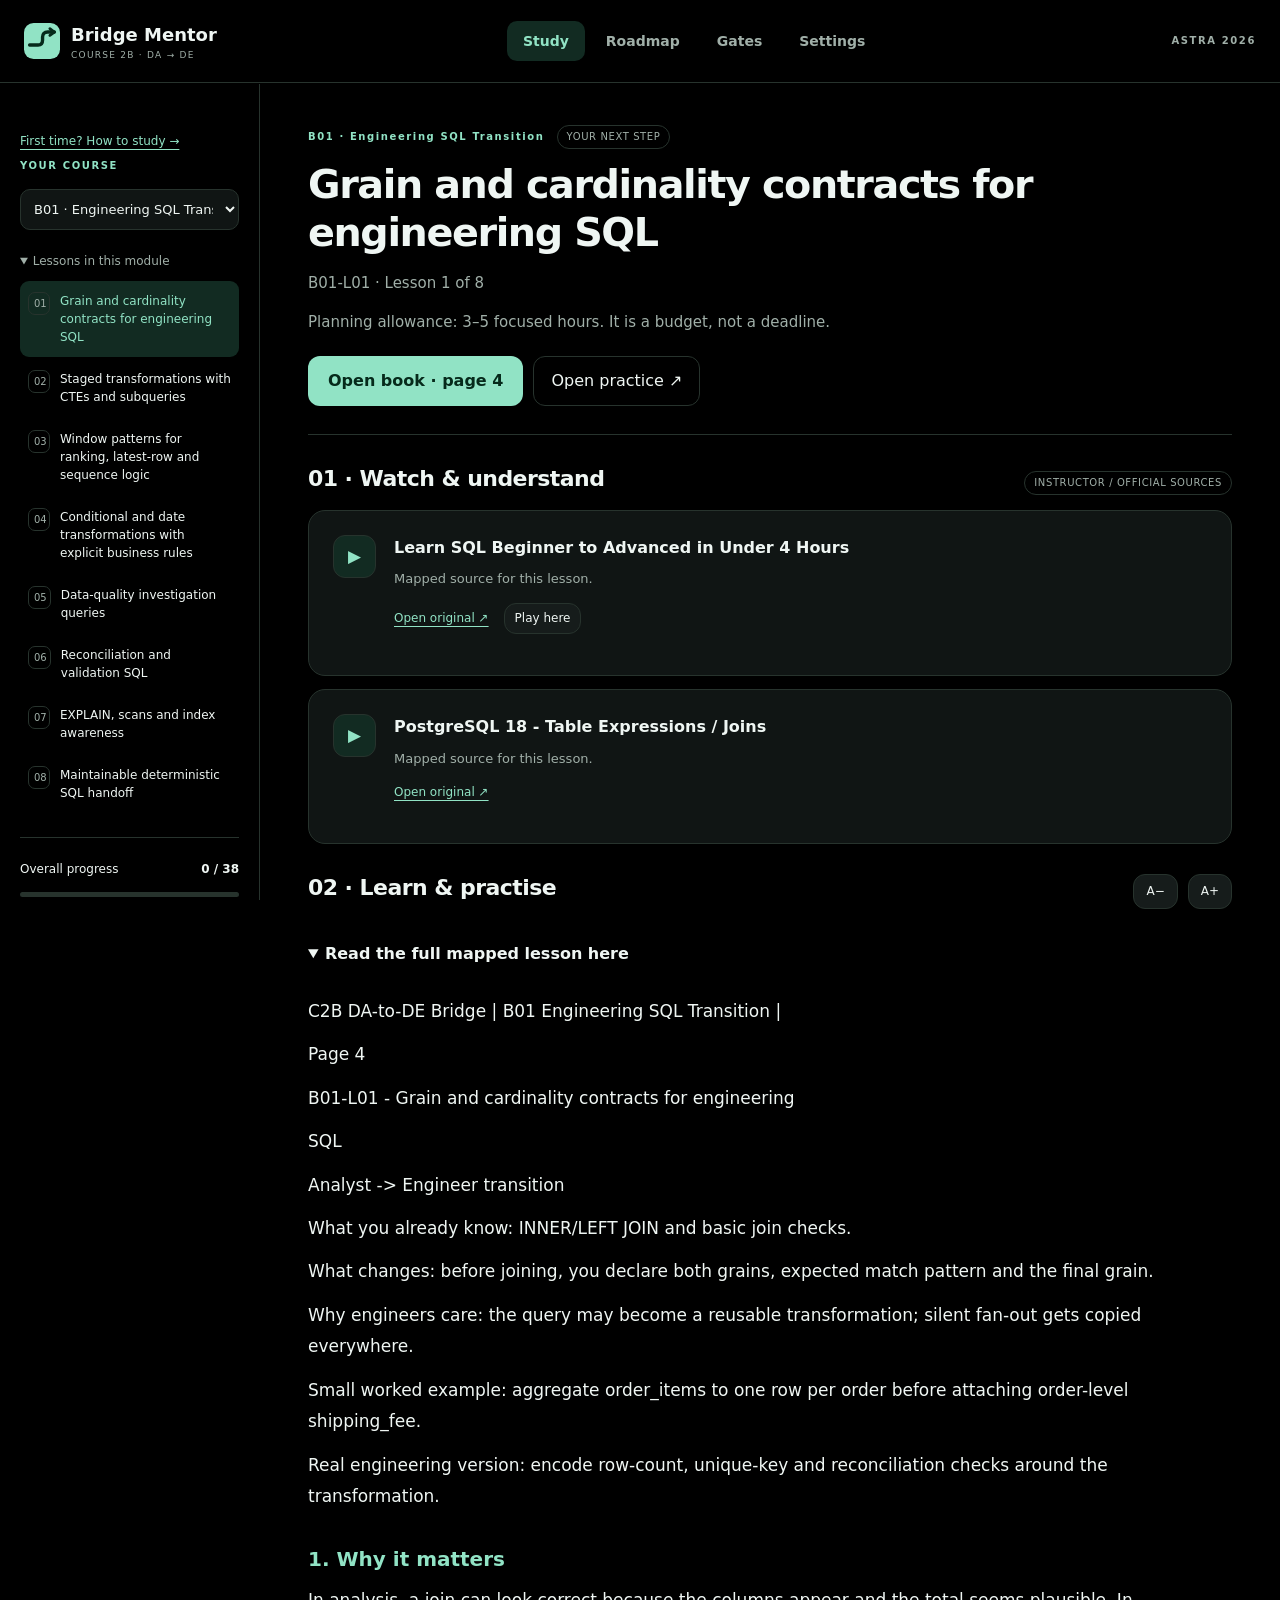
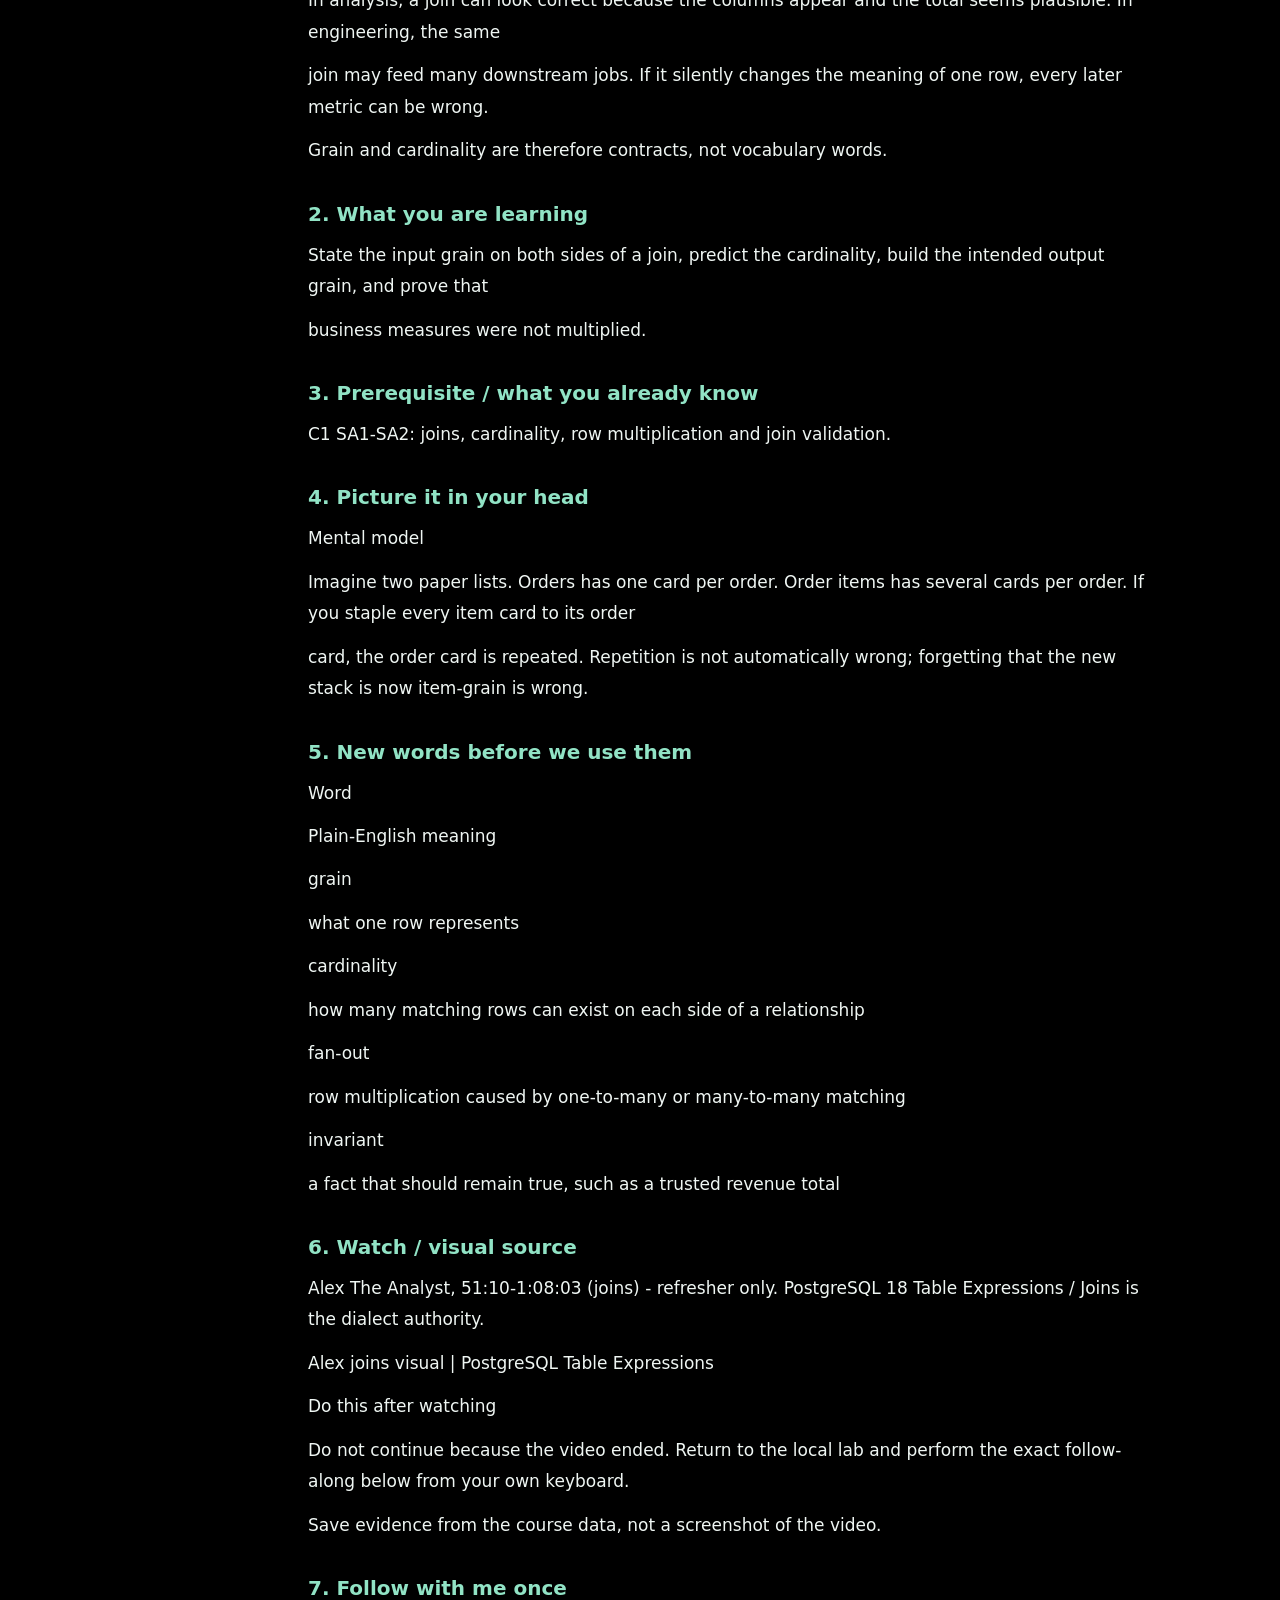
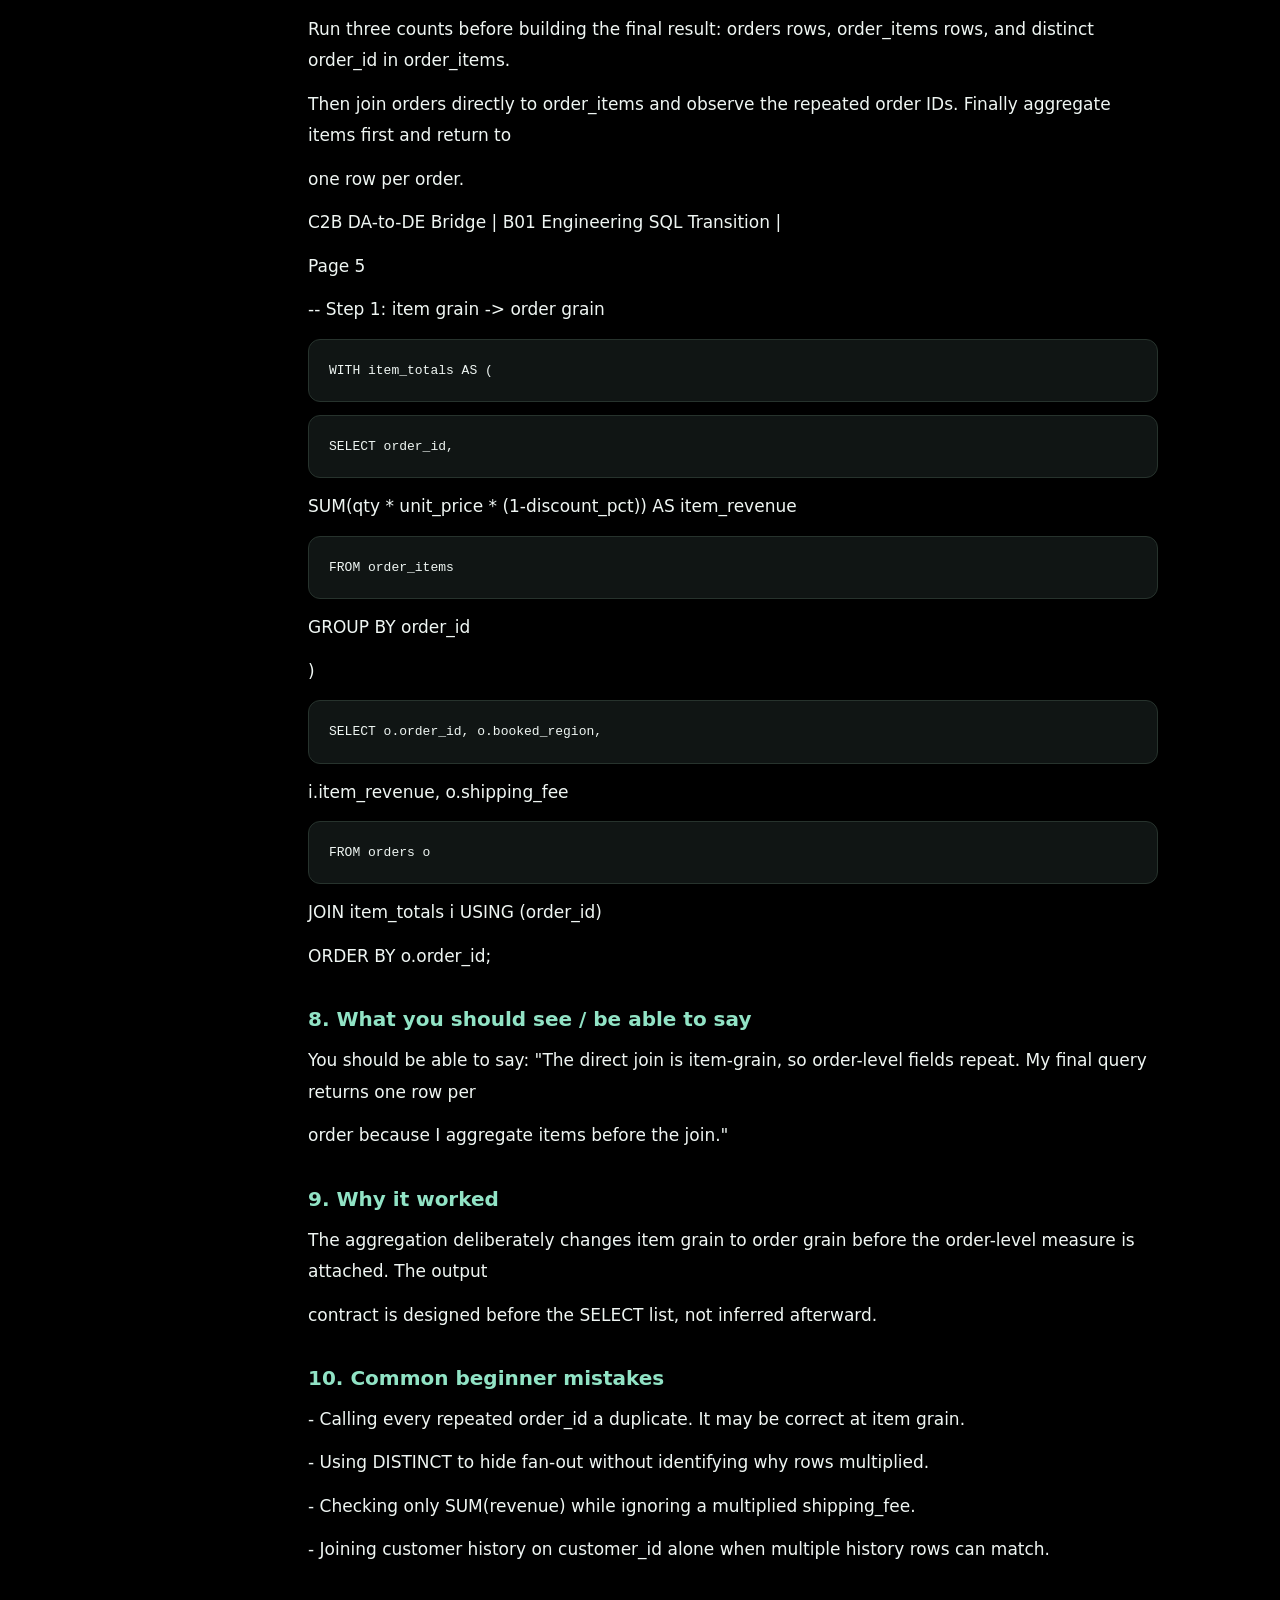
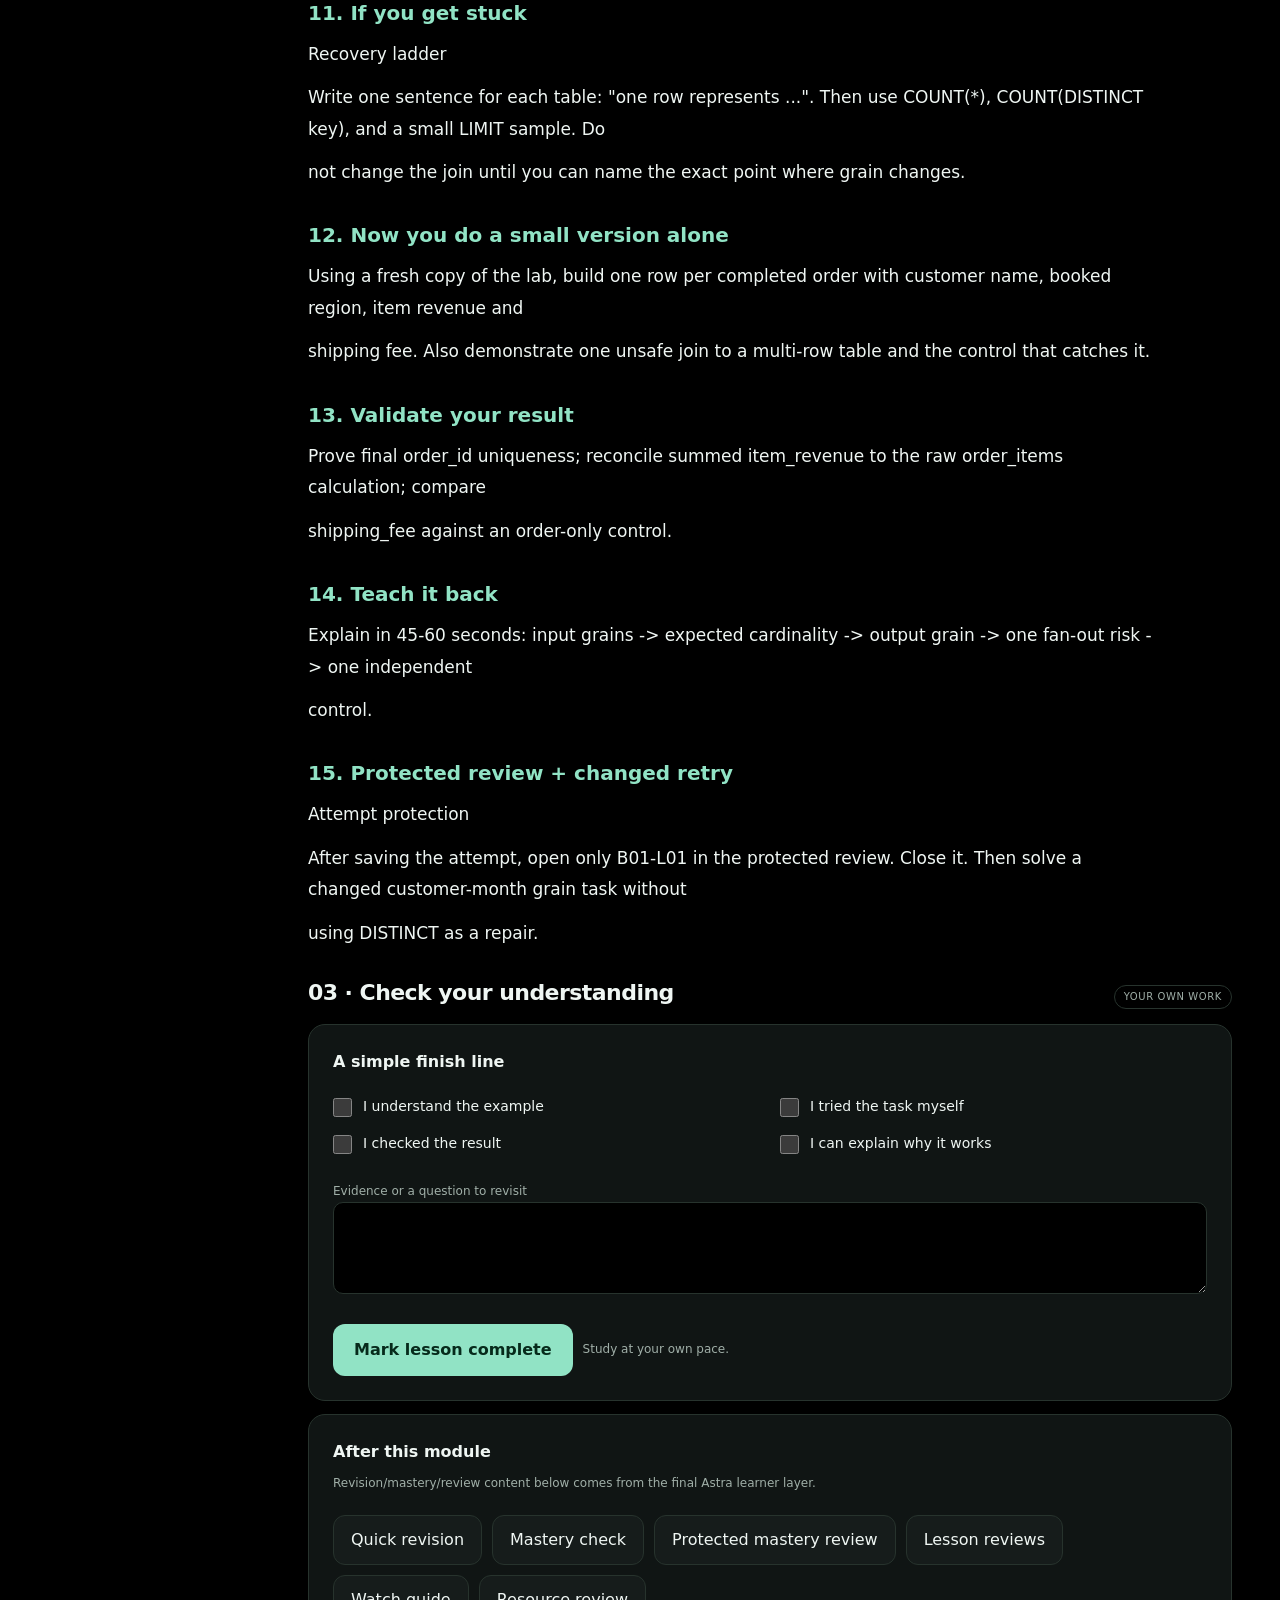
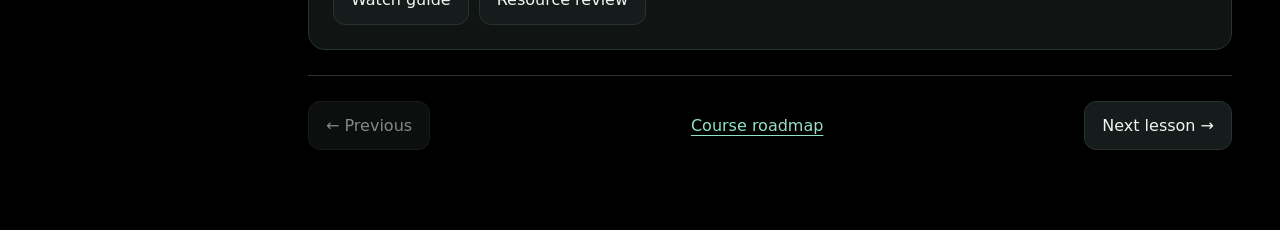
<file: index.html>
<!doctype html>
<html lang="en" data-theme="amoled">
<head>
<meta charset="utf-8"><meta name="viewport" content="width=device-width,initial-scale=1,viewport-fit=cover">
<meta name="theme-color" content="#000000"><meta name="description" content="Course 2B DA to Data Engineer Bridge 2026 study companion">
<title>Bridge Mentor · 2026</title><link rel="icon" href="icon.svg" type="image/svg+xml"><link rel="manifest" href="manifest.webmanifest"><link rel="stylesheet" href="styles.css?v=ASTRA-DE-PARITY-R3-2026-09-21">
</head>
<body>
<a class="skip" href="#main">Skip to lesson</a>
<header class="header"><a class="brand" href="#study"><img src="icon.svg" alt="" width="36" height="36"><span>Bridge Mentor<small>COURSE 2B · DA → DE</small></span></a><nav aria-label="Main navigation"><a href="#study" data-nav="study">Study</a><a href="#roadmap" data-nav="roadmap">Roadmap</a><a href="#gates" data-nav="gates">Gates</a><a href="#settings" data-nav="settings">Settings</a></nav><span class="edition">ASTRA 2026</span></header>
<div class="shell"><aside id="sidebar"><a class="text-link" href="#guide">First time? How to study →</a><label for="moduleSelect" class="eyebrow">YOUR COURSE</label><select id="moduleSelect" aria-label="Choose module"></select><details id="chapterList" open><summary>Lessons in this module</summary><div id="lessons"></div></details><div class="sidebar-foot"><div class="between"><span>Overall progress</span><strong id="progressCount">0 / 38</strong></div><progress id="overallProgress" max="38" value="0">0%</progress><small>38 controlled bridge lessons</small><a class="text-link" href="https://github.com/ashishjohnexx786-dev/DA-Mentor-Bridge/archive/refs/heads/main.zip" download>Download complete course ↗</a></div></aside>
<main id="main" tabindex="-1"><div class="loading"><span class="eyebrow">YOUR NEXT STEP</span><h1>A place to learn,<br>one lesson at a time.</h1><p>Loading your course…</p></div></main></div>
<div id="toast" role="status" aria-live="polite"></div>
<dialog id="reviewDialog"><form method="dialog"><button class="close" aria-label="Close">×</button><span class="eyebrow">AFTER YOUR OWN ATTEMPT</span><h2>Ready to compare your work?</h2><p>Save your first attempt before opening the answers. Use the explanation to repair mistakes, then close it and try changed inputs.</p><button id="openReview" class="primary" value="open">I saved my attempt · Open answers</button></form></dialog>
<script src="app.js?v=ASTRA-DE-PARITY-R3-2026-09-21" defer></script>
<noscript><p class="notice">Enable JavaScript to use the Mentor. Course PDFs and practice files remain in this repository.</p></noscript>
</body></html>
</file>
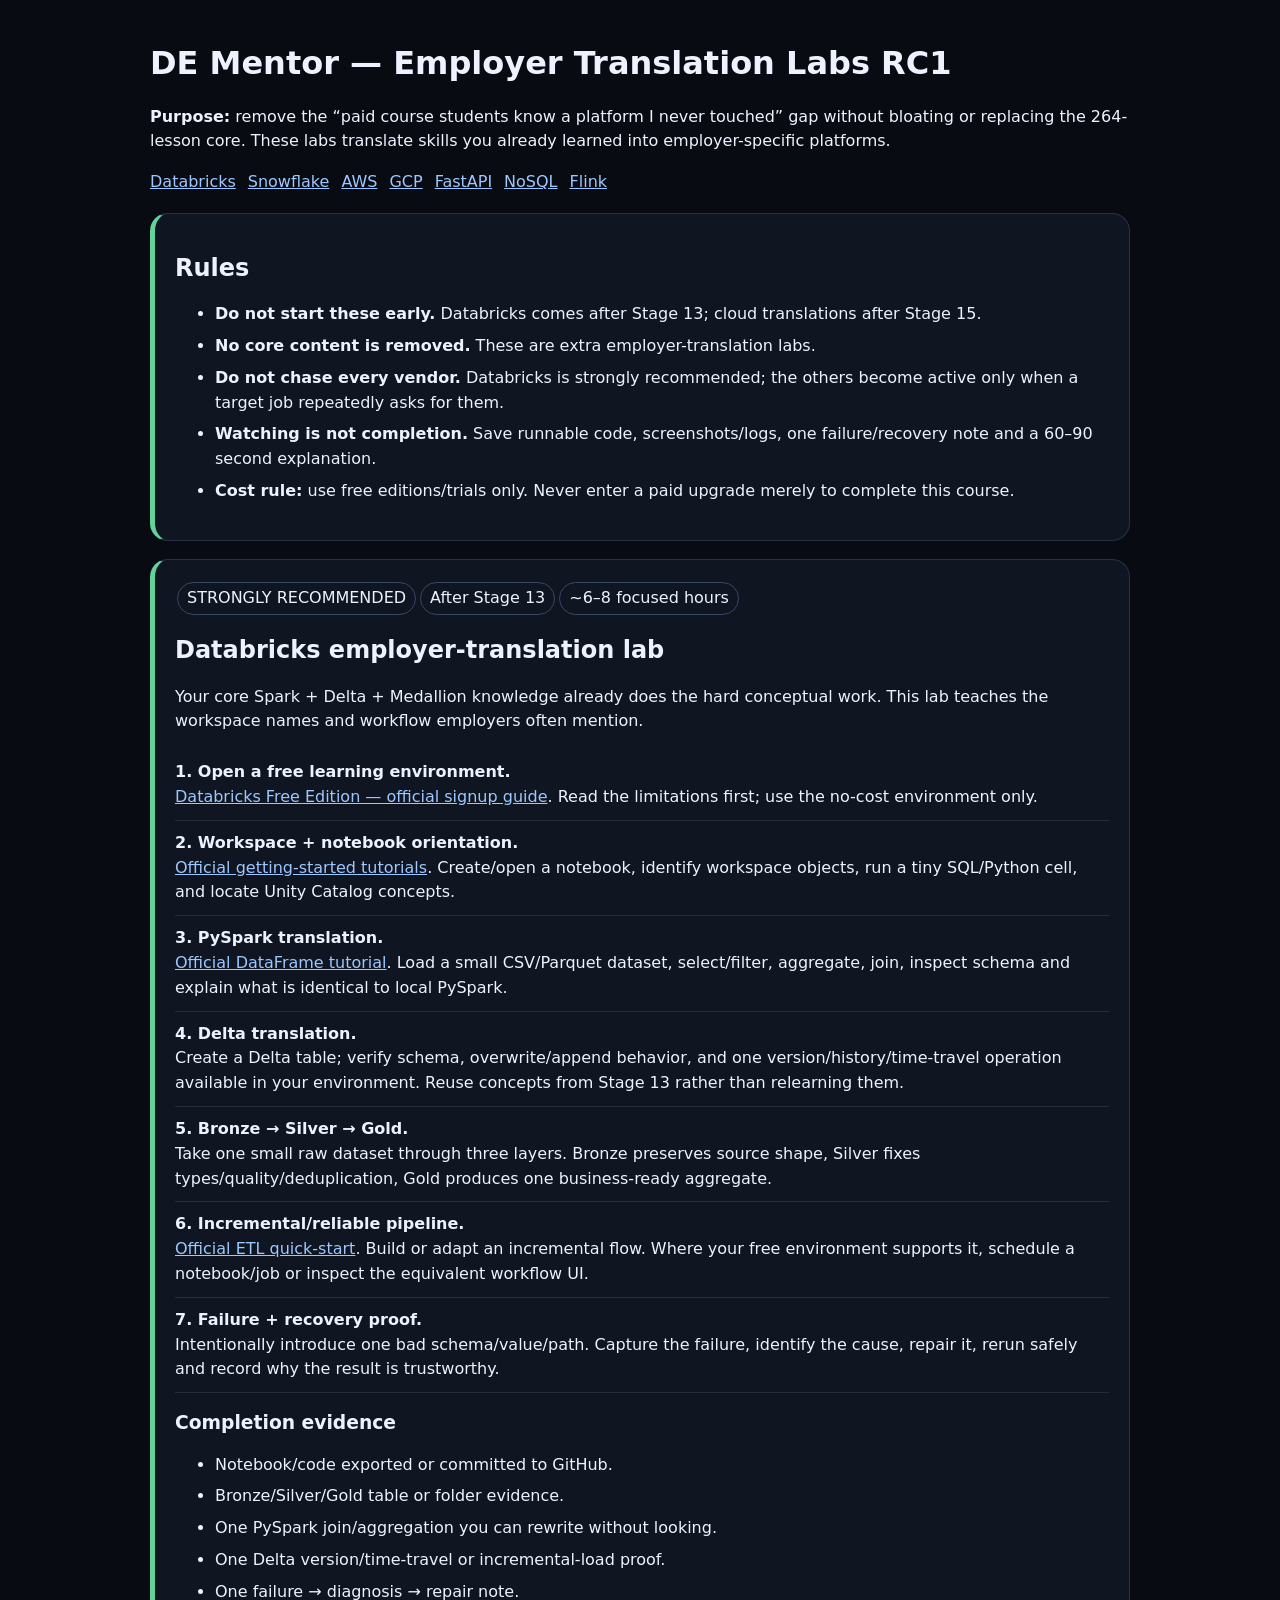
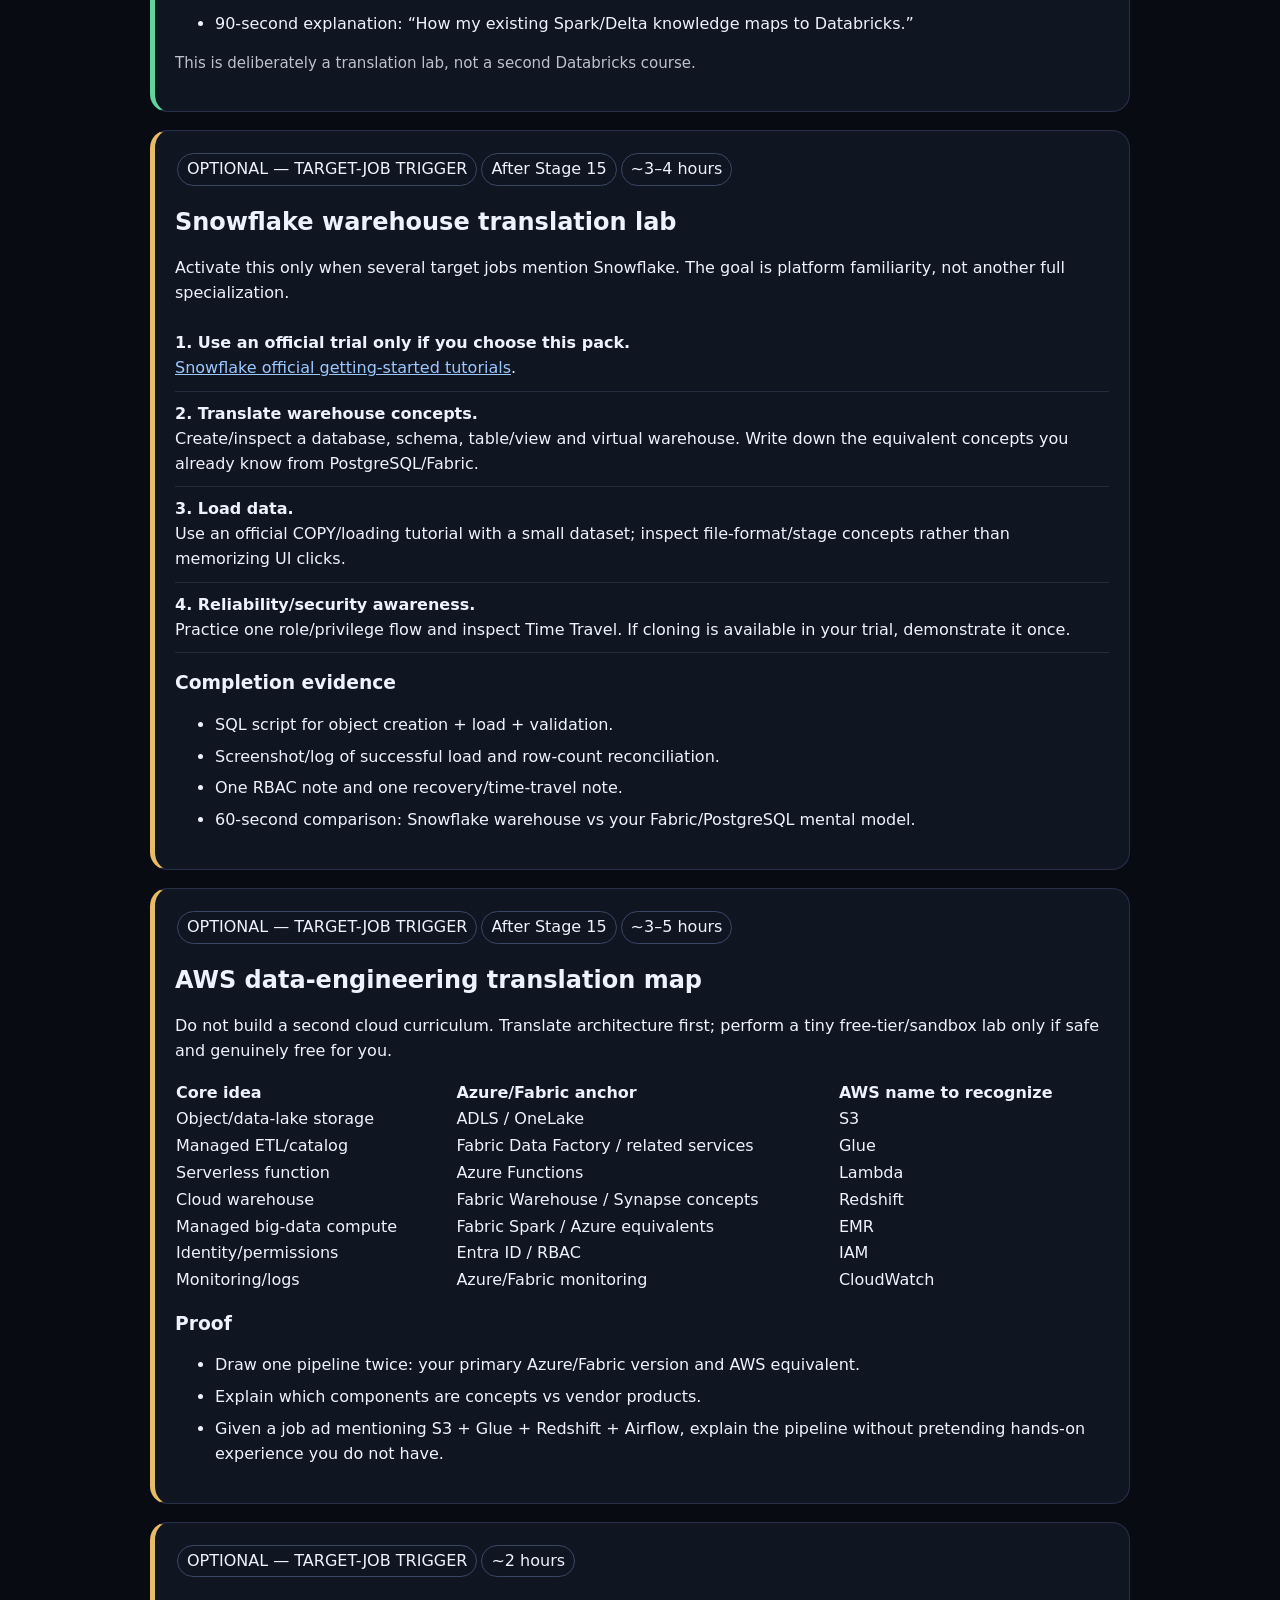
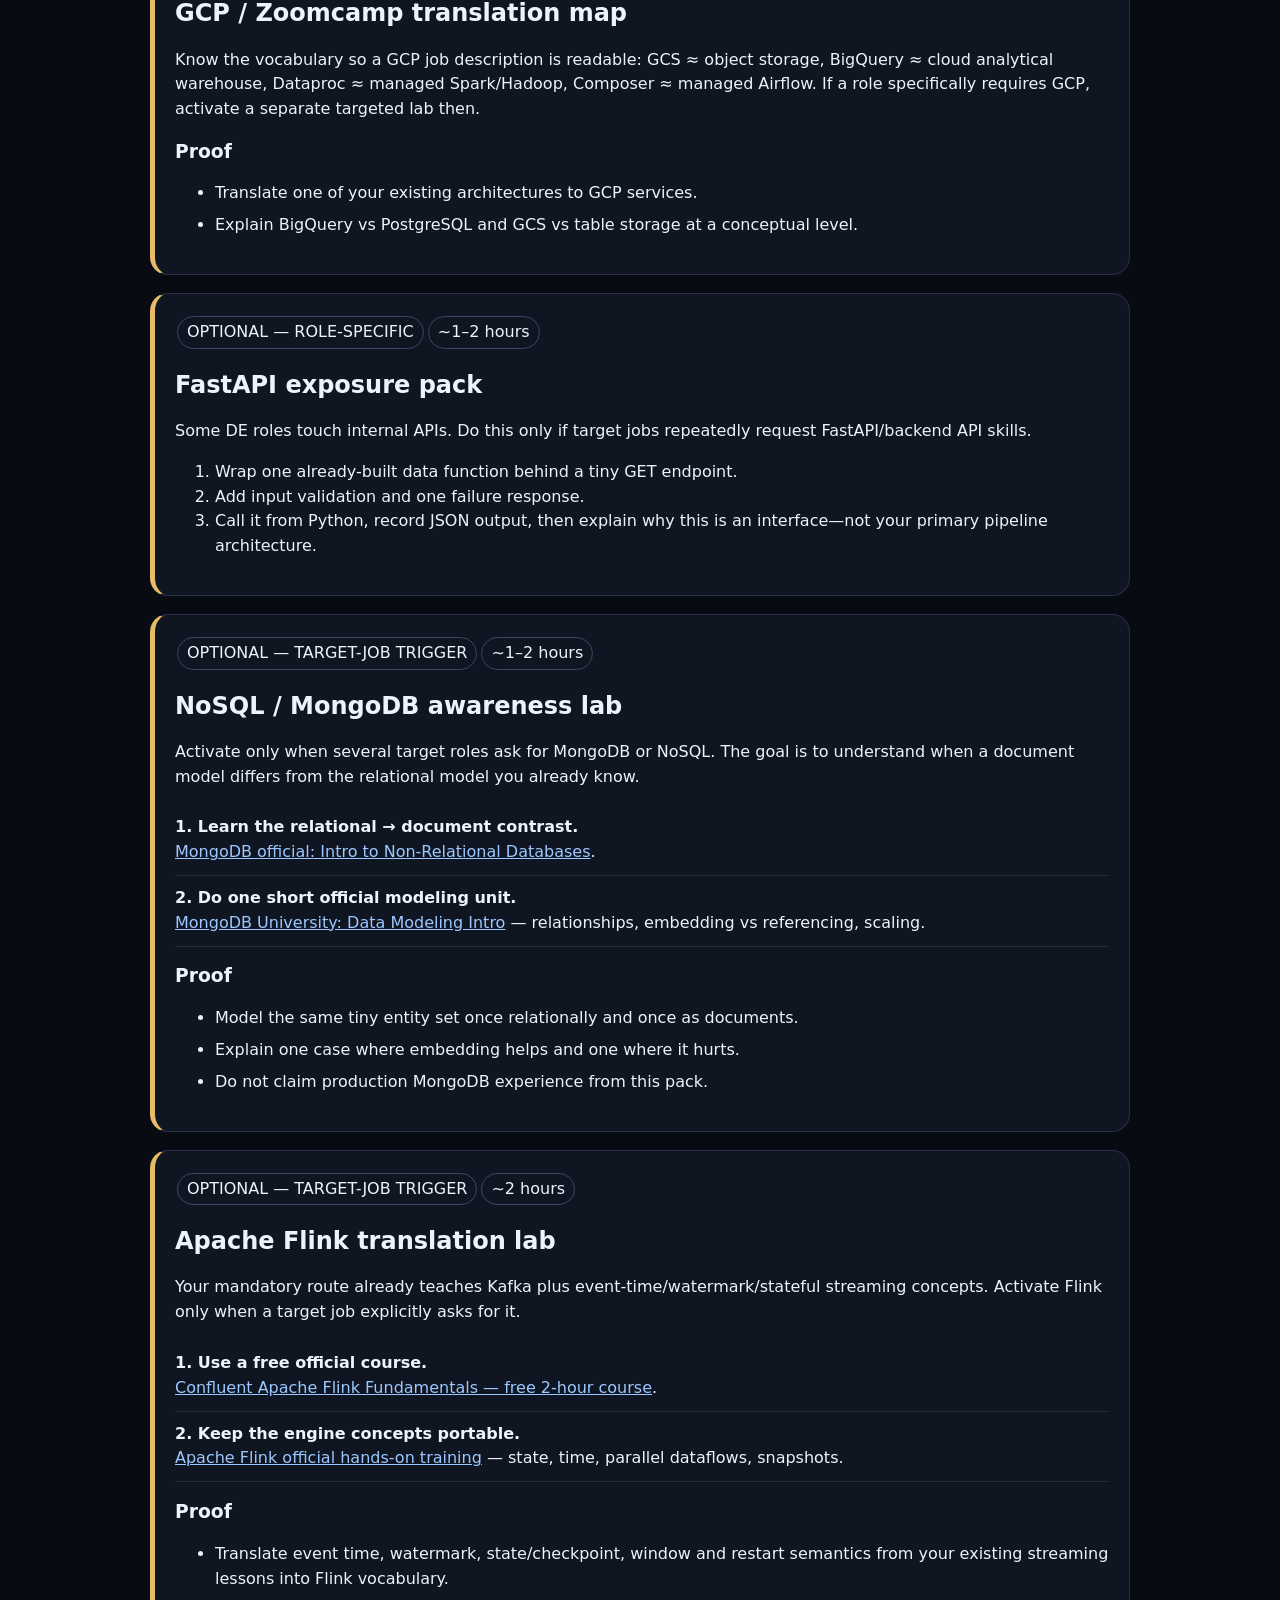
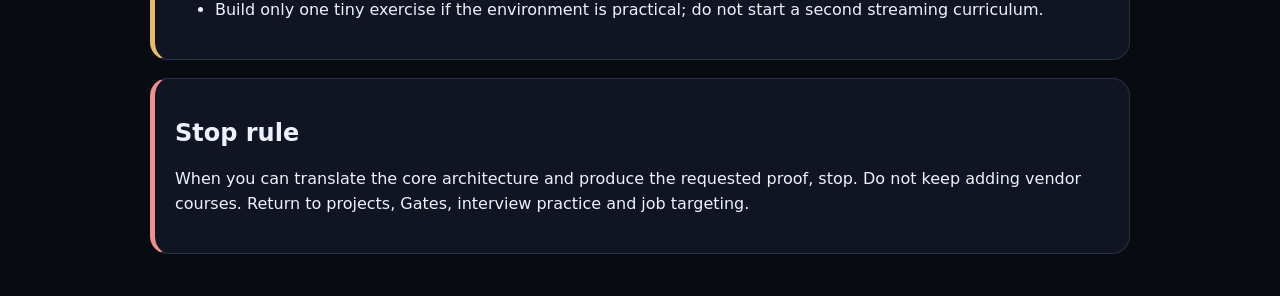
<file: supplements/EMPLOYER_TRANSLATION_LABS_RC1.html>
<!doctype html>
<html lang="en"><head><meta charset="utf-8"><meta name="viewport" content="width=device-width,initial-scale=1">
<title>Employer Translation Labs RC1</title>
<style>
:root{font-family:system-ui,-apple-system,Segoe UI,Roboto,sans-serif;line-height:1.55;color-scheme:dark;background:#080b12;color:#eef2ff}body{max-width:980px;margin:auto;padding:24px}.card{border:1px solid #273046;border-radius:18px;padding:20px;margin:18px 0;background:#101522}h1,h2,h3{line-height:1.18}a{color:#9cc8ff}.pill{display:inline-block;border:1px solid #3a4764;border-radius:999px;padding:3px 9px;margin:2px}.ok{border-left:5px solid #62d49b}.optional{border-left:5px solid #e8bc66}.warn{border-left:5px solid #ef8f8f}code{background:#070a10;padding:2px 5px;border-radius:5px}.step{padding:10px 0;border-bottom:1px solid #242c3d}.step:last-child{border-bottom:0}.check li{margin:7px 0}.small{opacity:.78;font-size:.94rem}.top a{margin-right:12px}</style></head><body>
<h1>DE Mentor — Employer Translation Labs RC1</h1>
<p><b>Purpose:</b> remove the “paid course students know a platform I never touched” gap without bloating or replacing the 264-lesson core. These labs translate skills you already learned into employer-specific platforms.</p>
<p class="top"><a href="#databricks">Databricks</a><a href="#snowflake">Snowflake</a><a href="#aws">AWS</a><a href="#gcp">GCP</a><a href="#fastapi">FastAPI</a><a href="#nosql">NoSQL</a><a href="#flink">Flink</a></p>
<div class="card ok"><h2>Rules</h2><ul class="check"><li><b>Do not start these early.</b> Databricks comes after Stage 13; cloud translations after Stage 15.</li><li><b>No core content is removed.</b> These are extra employer-translation labs.</li><li><b>Do not chase every vendor.</b> Databricks is strongly recommended; the others become active only when a target job repeatedly asks for them.</li><li><b>Watching is not completion.</b> Save runnable code, screenshots/logs, one failure/recovery note and a 60–90 second explanation.</li><li><b>Cost rule:</b> use free editions/trials only. Never enter a paid upgrade merely to complete this course.</li></ul></div>

<section id="databricks" class="card ok"><span class="pill">STRONGLY RECOMMENDED</span><span class="pill">After Stage 13</span><span class="pill">~6–8 focused hours</span>
<h2>Databricks employer-translation lab</h2>
<p>Your core Spark + Delta + Medallion knowledge already does the hard conceptual work. This lab teaches the workspace names and workflow employers often mention.</p>
<div class="step"><b>1. Open a free learning environment.</b><br><a href="https://docs.databricks.com/aws/en/getting-started/free-edition" target="_blank">Databricks Free Edition — official signup guide</a>. Read the limitations first; use the no-cost environment only.</div>
<div class="step"><b>2. Workspace + notebook orientation.</b><br><a href="https://docs.databricks.com/aws/en/getting-started" target="_blank">Official getting-started tutorials</a>. Create/open a notebook, identify workspace objects, run a tiny SQL/Python cell, and locate Unity Catalog concepts.</div>
<div class="step"><b>3. PySpark translation.</b><br><a href="https://docs.databricks.com/aws/en/getting-started/dataframes" target="_blank">Official DataFrame tutorial</a>. Load a small CSV/Parquet dataset, select/filter, aggregate, join, inspect schema and explain what is identical to local PySpark.</div>
<div class="step"><b>4. Delta translation.</b><br>Create a Delta table; verify schema, overwrite/append behavior, and one version/history/time-travel operation available in your environment. Reuse concepts from Stage 13 rather than relearning them.</div>
<div class="step"><b>5. Bronze → Silver → Gold.</b><br>Take one small raw dataset through three layers. Bronze preserves source shape, Silver fixes types/quality/deduplication, Gold produces one business-ready aggregate.</div>
<div class="step"><b>6. Incremental/reliable pipeline.</b><br><a href="https://docs.databricks.com/aws/en/getting-started/etl-quick-start" target="_blank">Official ETL quick-start</a>. Build or adapt an incremental flow. Where your free environment supports it, schedule a notebook/job or inspect the equivalent workflow UI.</div>
<div class="step"><b>7. Failure + recovery proof.</b><br>Intentionally introduce one bad schema/value/path. Capture the failure, identify the cause, repair it, rerun safely and record why the result is trustworthy.</div>
<h3>Completion evidence</h3><ul class="check"><li>Notebook/code exported or committed to GitHub.</li><li>Bronze/Silver/Gold table or folder evidence.</li><li>One PySpark join/aggregation you can rewrite without looking.</li><li>One Delta version/time-travel or incremental-load proof.</li><li>One failure → diagnosis → repair note.</li><li>90-second explanation: “How my existing Spark/Delta knowledge maps to Databricks.”</li></ul>
<p class="small">This is deliberately a translation lab, not a second Databricks course.</p></section>

<section id="snowflake" class="card optional"><span class="pill">OPTIONAL — TARGET-JOB TRIGGER</span><span class="pill">After Stage 15</span><span class="pill">~3–4 hours</span>
<h2>Snowflake warehouse translation lab</h2>
<p>Activate this only when several target jobs mention Snowflake. The goal is platform familiarity, not another full specialization.</p>
<div class="step"><b>1. Use an official trial only if you choose this pack.</b><br><a href="https://docs.snowflake.com/en/learn-tutorials" target="_blank">Snowflake official getting-started tutorials</a>.</div>
<div class="step"><b>2. Translate warehouse concepts.</b><br>Create/inspect a database, schema, table/view and virtual warehouse. Write down the equivalent concepts you already know from PostgreSQL/Fabric.</div>
<div class="step"><b>3. Load data.</b><br>Use an official COPY/loading tutorial with a small dataset; inspect file-format/stage concepts rather than memorizing UI clicks.</div>
<div class="step"><b>4. Reliability/security awareness.</b><br>Practice one role/privilege flow and inspect Time Travel. If cloning is available in your trial, demonstrate it once.</div>
<h3>Completion evidence</h3><ul class="check"><li>SQL script for object creation + load + validation.</li><li>Screenshot/log of successful load and row-count reconciliation.</li><li>One RBAC note and one recovery/time-travel note.</li><li>60-second comparison: Snowflake warehouse vs your Fabric/PostgreSQL mental model.</li></ul></section>

<section id="aws" class="card optional"><span class="pill">OPTIONAL — TARGET-JOB TRIGGER</span><span class="pill">After Stage 15</span><span class="pill">~3–5 hours</span>
<h2>AWS data-engineering translation map</h2>
<p>Do not build a second cloud curriculum. Translate architecture first; perform a tiny free-tier/sandbox lab only if safe and genuinely free for you.</p>
<table style="width:100%;border-collapse:collapse"><tr><th align="left">Core idea</th><th align="left">Azure/Fabric anchor</th><th align="left">AWS name to recognize</th></tr>
<tr><td>Object/data-lake storage</td><td>ADLS / OneLake</td><td>S3</td></tr><tr><td>Managed ETL/catalog</td><td>Fabric Data Factory / related services</td><td>Glue</td></tr><tr><td>Serverless function</td><td>Azure Functions</td><td>Lambda</td></tr><tr><td>Cloud warehouse</td><td>Fabric Warehouse / Synapse concepts</td><td>Redshift</td></tr><tr><td>Managed big-data compute</td><td>Fabric Spark / Azure equivalents</td><td>EMR</td></tr><tr><td>Identity/permissions</td><td>Entra ID / RBAC</td><td>IAM</td></tr><tr><td>Monitoring/logs</td><td>Azure/Fabric monitoring</td><td>CloudWatch</td></tr></table>
<h3>Proof</h3><ul class="check"><li>Draw one pipeline twice: your primary Azure/Fabric version and AWS equivalent.</li><li>Explain which components are concepts vs vendor products.</li><li>Given a job ad mentioning S3 + Glue + Redshift + Airflow, explain the pipeline without pretending hands-on experience you do not have.</li></ul></section>

<section id="gcp" class="card optional"><span class="pill">OPTIONAL — TARGET-JOB TRIGGER</span><span class="pill">~2 hours</span>
<h2>GCP / Zoomcamp translation map</h2><p>Know the vocabulary so a GCP job description is readable: GCS ≈ object storage, BigQuery ≈ cloud analytical warehouse, Dataproc ≈ managed Spark/Hadoop, Composer ≈ managed Airflow. If a role specifically requires GCP, activate a separate targeted lab then.</p><h3>Proof</h3><ul class="check"><li>Translate one of your existing architectures to GCP services.</li><li>Explain BigQuery vs PostgreSQL and GCS vs table storage at a conceptual level.</li></ul></section>

<section id="fastapi" class="card optional"><span class="pill">OPTIONAL — ROLE-SPECIFIC</span><span class="pill">~1–2 hours</span>
<h2>FastAPI exposure pack</h2><p>Some DE roles touch internal APIs. Do this only if target jobs repeatedly request FastAPI/backend API skills.</p><ol><li>Wrap one already-built data function behind a tiny GET endpoint.</li><li>Add input validation and one failure response.</li><li>Call it from Python, record JSON output, then explain why this is an interface—not your primary pipeline architecture.</li></ol></section>


<section id="nosql" class="card optional"><span class="pill">OPTIONAL — TARGET-JOB TRIGGER</span><span class="pill">~1–2 hours</span><h2>NoSQL / MongoDB awareness lab</h2><p>Activate only when several target roles ask for MongoDB or NoSQL. The goal is to understand when a document model differs from the relational model you already know.</p><div class="step"><b>1. Learn the relational → document contrast.</b><br><a target="_blank" href="https://www.mongodb.com/academia/courses/mongodb-basics-intro-to-nonrelational-databases">MongoDB official: Intro to Non-Relational Databases</a>.</div><div class="step"><b>2. Do one short official modeling unit.</b><br><a target="_blank" href="https://learn.mongodb.com/courses/introduction-to-mongodb-data-modeling">MongoDB University: Data Modeling Intro</a> — relationships, embedding vs referencing, scaling.</div><h3>Proof</h3><ul class="check"><li>Model the same tiny entity set once relationally and once as documents.</li><li>Explain one case where embedding helps and one where it hurts.</li><li>Do not claim production MongoDB experience from this pack.</li></ul></section>

<section id="flink" class="card optional"><span class="pill">OPTIONAL — TARGET-JOB TRIGGER</span><span class="pill">~2 hours</span><h2>Apache Flink translation lab</h2><p>Your mandatory route already teaches Kafka plus event-time/watermark/stateful streaming concepts. Activate Flink only when a target job explicitly asks for it.</p><div class="step"><b>1. Use a free official course.</b><br><a target="_blank" href="https://training.confluent.io/learn/public/catalog/view/112">Confluent Apache Flink Fundamentals — free 2-hour course</a>.</div><div class="step"><b>2. Keep the engine concepts portable.</b><br><a target="_blank" href="https://nightlies.apache.org/flink/flink-docs-stable/docs/learn-flink/overview/">Apache Flink official hands-on training</a> — state, time, parallel dataflows, snapshots.</div><h3>Proof</h3><ul class="check"><li>Translate event time, watermark, state/checkpoint, window and restart semantics from your existing streaming lessons into Flink vocabulary.</li><li>Build only one tiny exercise if the environment is practical; do not start a second streaming curriculum.</li></ul></section>
<div class="card warn"><h2>Stop rule</h2><p>When you can translate the core architecture and produce the requested proof, stop. Do not keep adding vendor courses. Return to projects, Gates, interview practice and job targeting.</p></div>
</body></html>
</file>
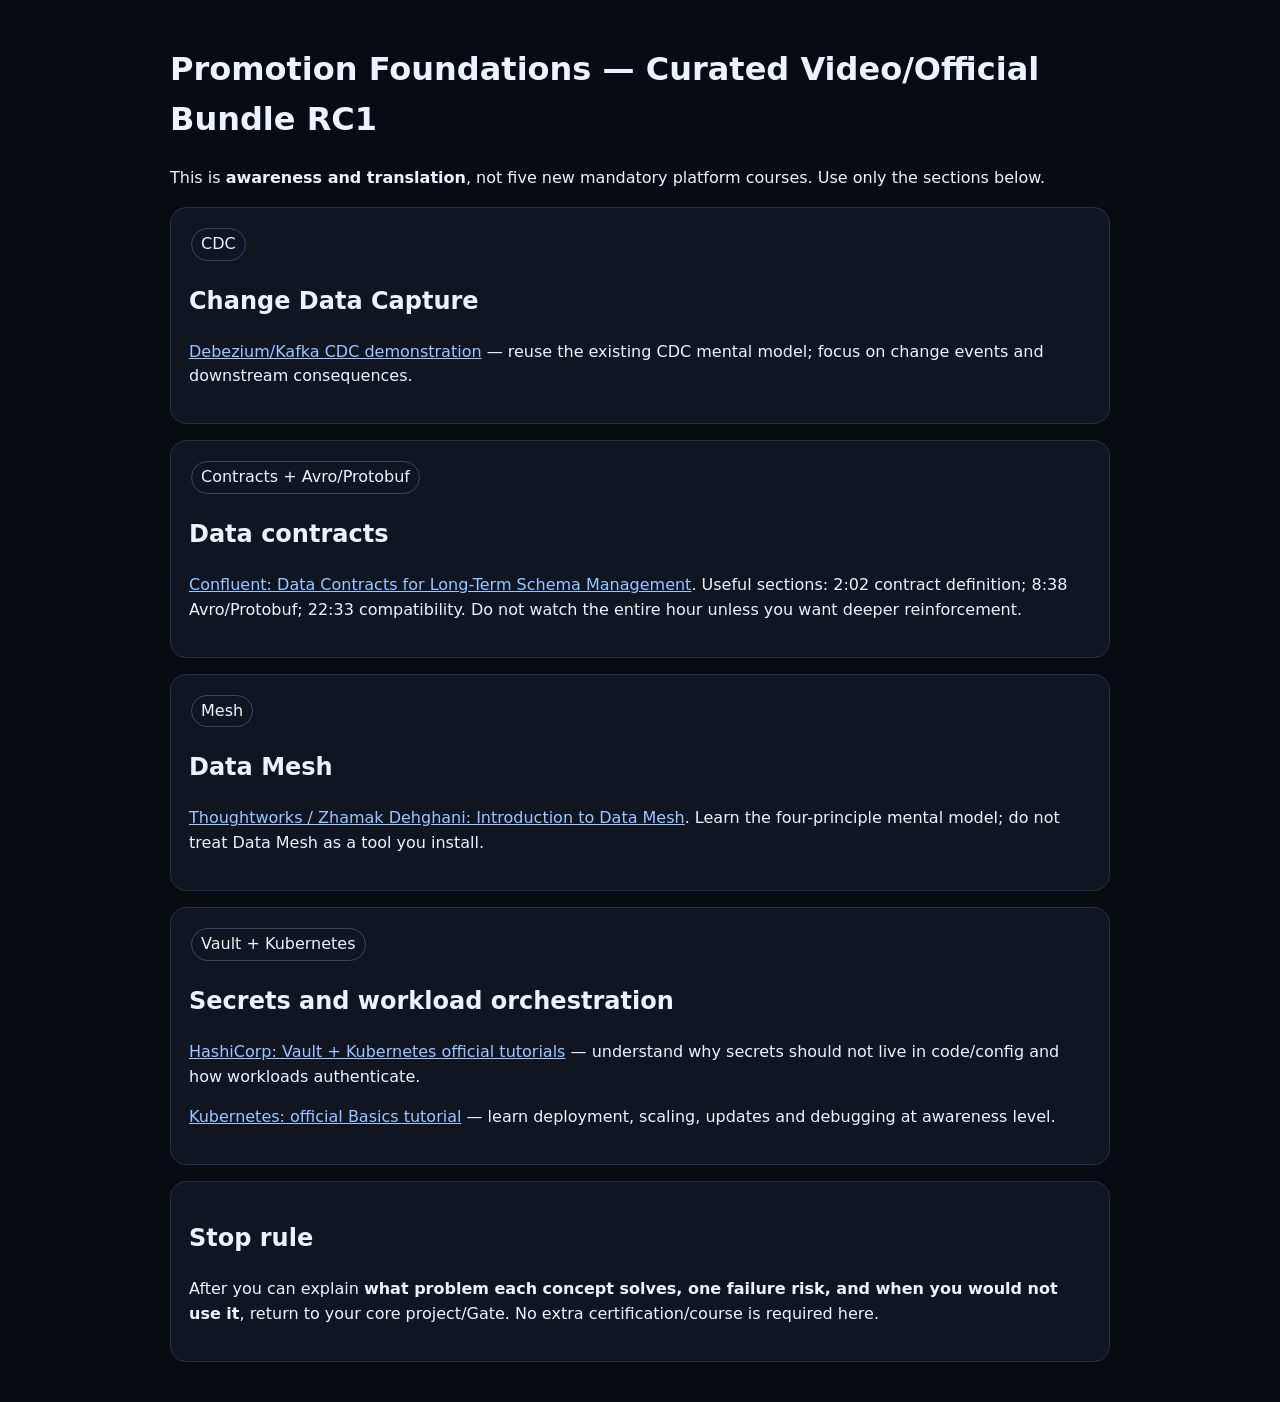
<file: supplements/PROMOTION_FOUNDATIONS_VIDEO_BUNDLE_RC1.html>
<!doctype html><html lang="en"><head><meta charset="utf-8"><meta name="viewport" content="width=device-width,initial-scale=1"><title>Promotion Foundations Video Bundle RC1</title><style>body{font-family:system-ui;max-width:940px;margin:auto;padding:24px;line-height:1.55;background:#080b12;color:#eef2ff}a{color:#9cc8ff}.card{background:#101522;border:1px solid #273046;border-radius:16px;padding:18px;margin:16px 0}.pill{display:inline-block;border:1px solid #3a4764;border-radius:999px;padding:3px 9px;margin:2px}</style></head><body><h1>Promotion Foundations — Curated Video/Official Bundle RC1</h1><p>This is <b>awareness and translation</b>, not five new mandatory platform courses. Use only the sections below.</p><div class="card"><span class="pill">CDC</span><h2>Change Data Capture</h2><p><a target="_blank" href="https://www.youtube.com/watch?v=dN_11nBcv_A">Debezium/Kafka CDC demonstration</a> — reuse the existing CDC mental model; focus on change events and downstream consequences.</p></div><div class="card"><span class="pill">Contracts + Avro/Protobuf</span><h2>Data contracts</h2><p><a target="_blank" href="https://www.youtube.com/watch?v=ZIJB8cs-cJU">Confluent: Data Contracts for Long-Term Schema Management</a>. Useful sections: 2:02 contract definition; 8:38 Avro/Protobuf; 22:33 compatibility. Do not watch the entire hour unless you want deeper reinforcement.</p></div><div class="card"><span class="pill">Mesh</span><h2>Data Mesh</h2><p><a target="_blank" href="https://www.youtube.com/watch?v=_bmYXWCxF_Q">Thoughtworks / Zhamak Dehghani: Introduction to Data Mesh</a>. Learn the four-principle mental model; do not treat Data Mesh as a tool you install.</p></div><div class="card"><span class="pill">Vault + Kubernetes</span><h2>Secrets and workload orchestration</h2><p><a target="_blank" href="https://developer.hashicorp.com/vault/tutorials/kubernetes-introduction">HashiCorp: Vault + Kubernetes official tutorials</a> — understand why secrets should not live in code/config and how workloads authenticate.</p><p><a target="_blank" href="https://kubernetes.io/docs/tutorials/kubernetes-basics/">Kubernetes: official Basics tutorial</a> — learn deployment, scaling, updates and debugging at awareness level.</p></div><div class="card"><h2>Stop rule</h2><p>After you can explain <b>what problem each concept solves, one failure risk, and when you would not use it</b>, return to your core project/Gate. No extra certification/course is required here.</p></div></body></html>
</file>
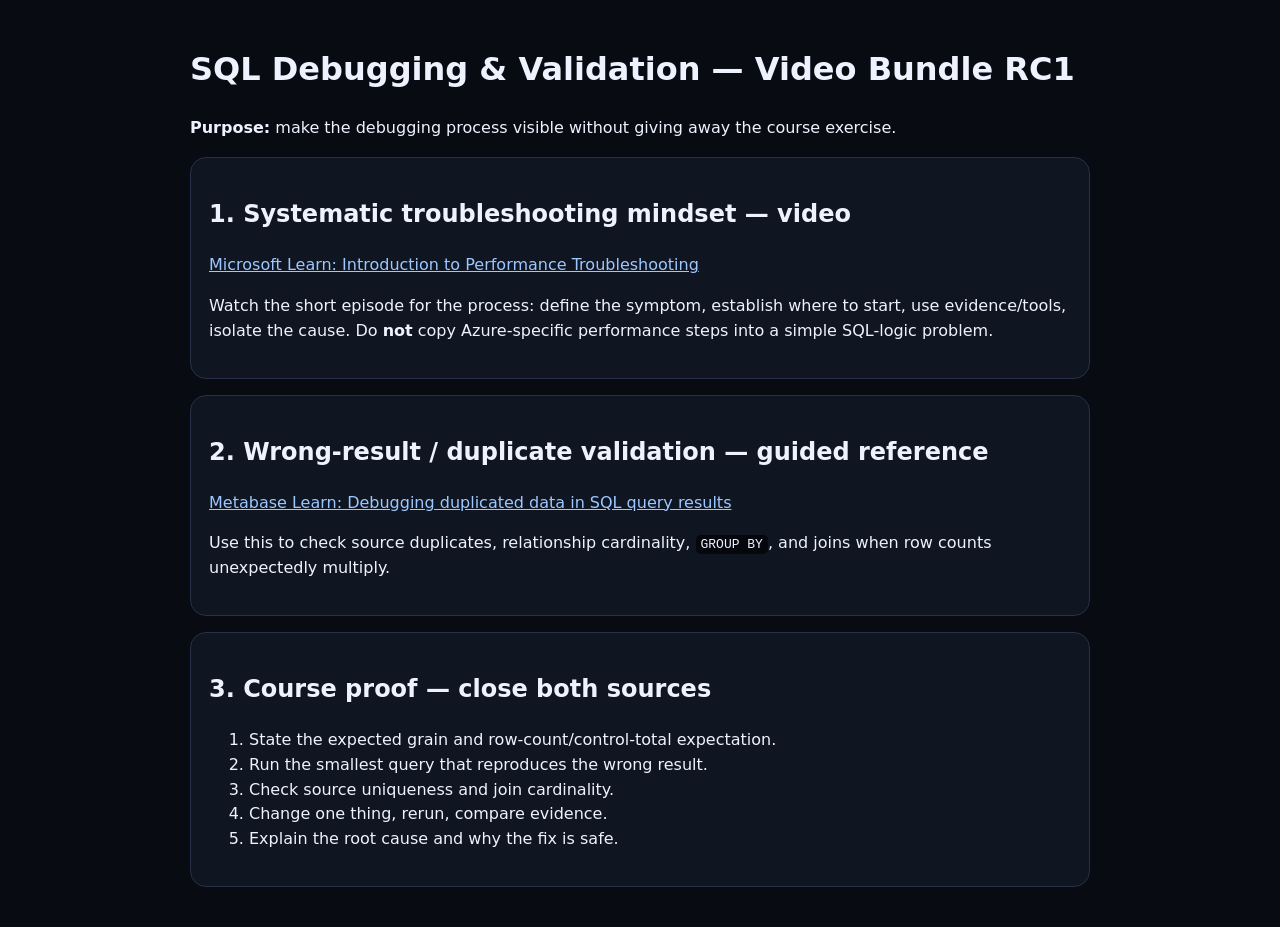
<file: supplements/SQL_DEBUGGING_VALIDATION_VIDEO_BUNDLE_RC1.html>
<!doctype html><html lang="en"><head><meta charset="utf-8"><meta name="viewport" content="width=device-width,initial-scale=1"><title>SQL Debugging & Validation Bundle RC1</title><style>body{font-family:system-ui;max-width:900px;margin:auto;padding:24px;line-height:1.55;background:#080b12;color:#eef2ff}a{color:#9cc8ff}.card{background:#101522;border:1px solid #273046;border-radius:16px;padding:18px;margin:16px 0}code{background:#05070c;padding:2px 5px;border-radius:5px}</style></head><body><h1>SQL Debugging & Validation — Video Bundle RC1</h1><p><b>Purpose:</b> make the debugging process visible without giving away the course exercise.</p><div class="card"><h2>1. Systematic troubleshooting mindset — video</h2><p><a target="_blank" href="https://learn.microsoft.com/en-us/shows/special-edition-performance-troubleshooting-azure-sql-for-beginners/introduction-to-performance-troubleshooting-1-of-7-azure-sql-for-beginners">Microsoft Learn: Introduction to Performance Troubleshooting</a></p><p>Watch the short episode for the process: define the symptom, establish where to start, use evidence/tools, isolate the cause. Do <b>not</b> copy Azure-specific performance steps into a simple SQL-logic problem.</p></div><div class="card"><h2>2. Wrong-result / duplicate validation — guided reference</h2><p><a target="_blank" href="https://www.metabase.com/learn/sql/debugging-sql/sql-logic-duplicated-data">Metabase Learn: Debugging duplicated data in SQL query results</a></p><p>Use this to check source duplicates, relationship cardinality, <code>GROUP BY</code>, and joins when row counts unexpectedly multiply.</p></div><div class="card"><h2>3. Course proof — close both sources</h2><ol><li>State the expected grain and row-count/control-total expectation.</li><li>Run the smallest query that reproduces the wrong result.</li><li>Check source uniqueness and join cardinality.</li><li>Change one thing, rerun, compare evidence.</li><li>Explain the root cause and why the fix is safe.</li></ol></div></body></html>
</file>
<file: styles.css>
:root{color-scheme:dark;--bg:#000;--panel:#101514;--panel2:#161c1b;--ink:#eff6f3;--muted:#a0afa8;--line:#27332d;--accent:#91e3c5;--accentInk:#062a1b;--soft:#122b22;--shadow:0 16px 48px #0005;--reading:17px}
:root[data-theme="light"]{color-scheme:light;--bg:#f7f9f7;--panel:#fff;--panel2:#edf2ee;--ink:#18322a;--muted:#576c62;--line:#d5e0d9;--accent:#12684d;--accentInk:#fff;--soft:#e6f2eb;--shadow:0 10px 36px #1631260a}
*{box-sizing:border-box}html{scroll-behavior:smooth;scroll-padding-top:105px}body{margin:0;background:var(--bg);color:var(--ink);font-family:Inter,ui-sans-serif,system-ui,-apple-system,BlinkMacSystemFont,"Segoe UI",sans-serif;line-height:1.6}button,input,select,textarea{font:inherit}a{color:var(--accent);text-underline-offset:4px}button,a,select,input,textarea{-webkit-tap-highlight-color:transparent}button{cursor:pointer}button:focus-visible,a:focus-visible,input:focus-visible,select:focus-visible,textarea:focus-visible,summary:focus-visible{outline:2px solid var(--accent);outline-offset:4px}button{color:var(--ink);background:var(--panel2);border:1px solid var(--line);border-radius:12px;padding:11px 17px;transition:background .16s,transform .16s}button:hover{background:var(--soft)}button:active{transform:translateY(1px)}button:disabled{opacity:.55;cursor:default}.primary{background:var(--accent);color:var(--accentInk);border-color:transparent;font-weight:650;display:inline-flex;align-items:center;justify-content:center;gap:8px;text-decoration:none;border-radius:12px;padding:12px 20px}.primary:hover{filter:brightness(1.06);background:var(--accent)}.secondary{display:inline-flex;padding:11px 17px;border:1px solid var(--line);border-radius:12px;text-decoration:none;color:var(--ink);align-items:center;gap:8px}.header{min-height:83px;display:flex;align-items:center;justify-content:space-between;gap:20px;border-bottom:1px solid var(--line);padding:13px max(24px,calc((100vw - 1360px)/2));position:sticky;top:0;background:var(--bg);z-index:10}.brand{display:flex;align-items:center;gap:11px;color:var(--ink);text-decoration:none;font-size:18px;font-weight:700;white-space:nowrap}.brand small{display:block;font-size:9px;letter-spacing:.14em;color:var(--muted);font-weight:500;line-height:1.3}.header nav{display:flex;gap:5px;align-items:center;flex-wrap:nowrap}.header nav a{color:var(--muted);text-decoration:none;padding:9px 16px;border-radius:10px;font-size:14px;font-weight:550}.header nav a[aria-current]{color:var(--accent);background:var(--soft)}.edition,.eyebrow{font-size:10px;letter-spacing:.16em;font-weight:700;color:var(--accent)}.edition{color:var(--muted);white-space:nowrap}.shell{max-width:1360px;margin:auto;display:grid;grid-template-columns:260px minmax(0,1fr);min-height:calc(100vh - 84px)}aside{border-right:1px solid var(--line);padding:30px 20px;position:sticky;top:84px;height:calc(100vh - 84px);overflow:auto;scrollbar-width:thin}aside select{width:100%;margin:12px 0 22px;padding:11px 9px;background:var(--panel);color:var(--ink);border:1px solid var(--line);border-radius:10px;font-size:13px}summary{cursor:pointer;list-style-position:inside;color:var(--muted);font-size:12px;margin-bottom:10px}.lesson-nav{width:100%;text-align:left;background:none;border:0;display:flex;gap:10px;padding:11px 8px;font-size:12px;line-height:1.5;margin:2px 0;border-radius:9px}.lesson-nav.current{background:var(--soft);color:var(--accent)}.lesson-nav .num{font-size:10px;min-width:22px;border:1px solid var(--line);border-radius:7px;padding:3px 5px;text-align:center;align-self:flex-start;color:var(--muted)}.lesson-nav.done .num{background:var(--accent);color:var(--accentInk);border-color:transparent}.sidebar-foot{border-top:1px solid var(--line);margin-top:24px;padding-top:22px;font-size:12px}.sidebar-foot small{color:var(--muted)}progress{width:100%;height:5px;border:0;border-radius:20px;overflow:hidden;background:var(--line);margin:13px 0;accent-color:var(--accent)}progress::-webkit-progress-bar{background:var(--line)}progress::-webkit-progress-value{background:var(--accent)}progress::-moz-progress-bar{background:var(--accent)}.text-link{display:block;margin-top:18px;font-size:12px}.between{display:flex;justify-content:space-between;align-items:center;gap:12px}main{padding:42px 48px 80px;min-width:0;outline:none}.hero{border-bottom:1px solid var(--line);padding-bottom:28px;margin-bottom:30px}.hero h1{font-size:clamp(29px,3.1vw,43px);line-height:1.2;letter-spacing:-.035em;font-weight:650;margin:12px 0 15px;max-width:800px}.hero p,.muted{color:var(--muted)}.hero p{max-width:700px;font-size:15px}.meta{display:flex;gap:12px;align-items:center;flex-wrap:wrap;font-size:12px;color:var(--muted)}.pill{display:inline-block;border:1px solid var(--line);border-radius:99px;padding:3px 9px;font-size:10px;letter-spacing:.06em;color:var(--muted)}.pill.complete{background:var(--soft);color:var(--accent);border-color:var(--accent)}.actions{display:flex;align-items:center;gap:10px;flex-wrap:wrap;margin:22px 0 0}.section-title{display:flex;justify-content:space-between;align-items:baseline;gap:15px;margin:30px 0 15px}h2{font-size:22px;line-height:1.3;letter-spacing:-.025em;font-weight:650;margin:0 0 12px}h3{font-size:16px;margin:0 0 10px}.section-title h2{margin:0}.card{background:var(--panel);border:1px solid var(--line);border-radius:17px;padding:24px;margin:13px 0}.video-card{display:grid;grid-template-columns:44px minmax(0,1fr);gap:17px}.play-icon{width:43px;height:43px;background:var(--soft);border:1px solid var(--line);border-radius:12px;color:var(--accent);display:grid;place-items:center;font-size:17px}.video-title{font-size:16px;font-weight:600;line-height:1.45;color:var(--ink);text-decoration:none}.video-title:hover{text-decoration:underline}.video-card p{font-size:13px;color:var(--muted);margin:9px 0 13px}.small-actions{display:flex;gap:15px;align-items:center;font-size:12px}.small-actions button{padding:5px 10px;font-size:12px}.video-player{grid-column:1/-1}.video-player iframe{width:100%;aspect-ratio:16/9;border:0;border-radius:12px}.reading{font-size:var(--reading);line-height:1.85;max-width:850px}.reading h3{font-size:20px;color:var(--accent);margin:33px 0 12px;line-height:1.4}.reading p{margin:12px 0}.reading pre{font-size:13px;line-height:1.65;background:var(--panel);border:1px solid var(--line);padding:20px;border-radius:12px;overflow:auto;color:var(--ink);white-space:pre;tab-size:4}.reading code{font-family:ui-monospace,SFMono-Regular,Consolas,monospace}.reading .table-scroll{overflow:auto;margin:20px 0}.reading table{border-collapse:collapse;width:100%;font-size:14px}.reading td,.reading th{padding:12px 14px;text-align:left;vertical-align:top;border-bottom:1px solid var(--line);min-width:100px}.reading th{background:var(--soft);font-weight:600;color:var(--accent)}.reading img{max-width:100%;height:auto;border-radius:14px;background:#fff}.reading a{overflow-wrap:anywhere}.reader-tools{display:flex;gap:10px}.reader-tools button{font-size:12px;padding:7px 12px}.reader-wrap>summary{font-size:16px;color:var(--ink);padding:17px 0;font-weight:600}.checklist{display:grid;grid-template-columns:1fr 1fr;gap:12px 20px;margin:20px 0}.checklist label{display:flex;gap:11px;font-size:14px;align-items:flex-start;cursor:pointer}.checklist input{accent-color:var(--accent);width:19px;height:19px;flex-shrink:0;margin:3px 0}.evidence{width:100%;min-height:92px;resize:vertical;background:var(--bg);border:1px solid var(--line);color:var(--ink);border-radius:10px;padding:13px;font-size:14px;line-height:1.6}.hint{font-size:12px;color:var(--muted);margin:9px 0}.next-bar{display:flex;justify-content:space-between;align-items:center;gap:10px;margin-top:25px;padding-top:25px;border-top:1px solid var(--line)}.grid{display:grid;grid-template-columns:repeat(2,minmax(0,1fr));gap:15px}.module-card{margin:0;display:flex;flex-direction:column;gap:9px;text-decoration:none;color:var(--ink);transition:border-color .16s}.module-card:hover{border-color:var(--accent)}.module-card h3{font-size:18px;line-height:1.4;margin:2px 0}.module-card .hint{margin:0}.module-card progress{margin:3px 0}.search{width:100%;background:var(--panel);border:1px solid var(--line);border-radius:12px;padding:13px 16px;color:var(--ink);margin-bottom:24px}.gate-steps{display:grid;grid-template-columns:repeat(4,1fr);gap:10px;margin:20px 0}.gate-step{font-size:12px;padding:12px 8px;text-align:center;border:1px solid var(--line);border-radius:10px;color:var(--muted)}.gate-step.active{background:var(--soft);color:var(--accent);border-color:var(--accent)}.gate-step.done{color:var(--accent)}.settings-row{display:flex;justify-content:space-between;align-items:center;gap:20px;padding:20px 0;border-bottom:1px solid var(--line)}.settings-row p{font-size:13px;color:var(--muted);margin:5px 0}.settings-row select{padding:9px 12px;background:var(--bg);border:1px solid var(--line);border-radius:9px;color:var(--ink)}.settings-row input[type=file]{max-width:220px;font-size:12px}.empty{padding:35px;border:1px dashed var(--line);border-radius:14px;color:var(--muted)}.notice{margin:25px;padding:20px;background:var(--panel);border:1px solid var(--line);border-radius:12px}.loading{padding:55px 0}.loading h1{font-size:42px;line-height:1.25}.skip{position:fixed;top:-80px;left:20px;padding:10px;background:var(--accent);color:var(--accentInk);z-index:30}.skip:focus{top:10px}#toast{position:fixed;bottom:25px;left:50%;transform:translate(-50%,15px);background:var(--accent);color:var(--accentInk);padding:12px 20px;border-radius:12px;box-shadow:var(--shadow);max-width:90vw;font-size:14px;opacity:0;pointer-events:none;transition:opacity .2s,transform .2s;z-index:40}#toast.show{opacity:1;transform:translate(-50%,0)}dialog{max-width:480px;width:calc(100% - 36px);background:var(--panel);color:var(--ink);border:1px solid var(--line);border-radius:18px;padding:30px;box-shadow:var(--shadow)}dialog::backdrop{background:#000a;backdrop-filter:blur(5px)}dialog p{color:var(--muted);font-size:14px}dialog h2{margin-top:13px}.close{float:right;font-size:23px;background:transparent;border:0;padding:0 8px;margin:-15px -10px 0 0}.sr-only{position:absolute;width:1px;height:1px;padding:0;overflow:hidden;clip:rect(0,0,0,0)}
@media(max-width:1050px){.edition{display:none}main{padding:32px 30px}.shell{grid-template-columns:230px minmax(0,1fr)}aside{padding:24px 15px}.header{padding:12px 22px}}
@media(max-width:720px){.header{min-height:67px;padding:10px 12px;gap:8px}.brand{gap:7px;font-size:13px}.brand img{width:27px;height:27px}.brand small{font-size:7px;letter-spacing:.06em}.header nav{gap:0}.header nav a{padding:8px 9px;font-size:12px}.shell{display:block}aside{height:auto;position:static;border-right:0;border-bottom:1px solid var(--line);padding:16px 19px}.eyebrow{font-size:9px}aside select{margin:8px 0 8px}aside .sidebar-foot{display:none}#lessons{max-height:290px;overflow:auto}summary{margin-bottom:0}main{padding:25px 19px 60px}.hero{padding-bottom:23px;margin-bottom:22px}.hero h1{font-size:30px}.hero p{font-size:14px}.card{padding:19px;border-radius:14px}.video-card{grid-template-columns:33px minmax(0,1fr);gap:12px}.play-icon{width:33px;height:35px;font-size:14px}.video-title{font-size:14px}.video-card p{font-size:12px}.grid{grid-template-columns:1fr}.checklist{grid-template-columns:1fr}.gate-steps{gap:6px}.gate-step{font-size:10px;padding:10px 4px}.settings-row{align-items:flex-start;flex-direction:column;gap:10px}.reading{font-size:var(--reading);line-height:1.8}.reading pre{padding:14px;font-size:12px}.next-bar{flex-wrap:wrap}.section-title{margin-top:25px}.reader-tools{gap:4px}.reader-tools button{padding:6px 9px}.actions .primary,.actions .secondary{font-size:13px;padding:10px 14px}.reading h3{font-size:19px}.next-bar>button{font-size:13px}#toast{bottom:18px;width:max-content;text-align:center}.loading h1{font-size:32px}}
@media(prefers-reduced-motion:reduce){*{scroll-behavior:auto!important;transition:none!important;animation:none!important}}

/* Detailed course-specific study guide: only additive content styling; shell stays Standalone DE 2026. */
.guide-toc{display:grid;grid-template-columns:repeat(2,minmax(0,1fr));gap:8px 18px;margin-top:16px}
.guide-toc a{display:block;padding:8px 0;border-bottom:1px solid var(--line);text-decoration:none;font-size:13px}
.guide-section{scroll-margin-top:105px;padding:34px 0 6px;border-bottom:1px solid var(--line)}
.guide-section>h2{font-size:26px;margin-bottom:18px}
@media(max-width:720px){.guide-toc{grid-template-columns:1fr}.guide-section{padding-top:26px}.guide-section>h2{font-size:22px}}
</file>
